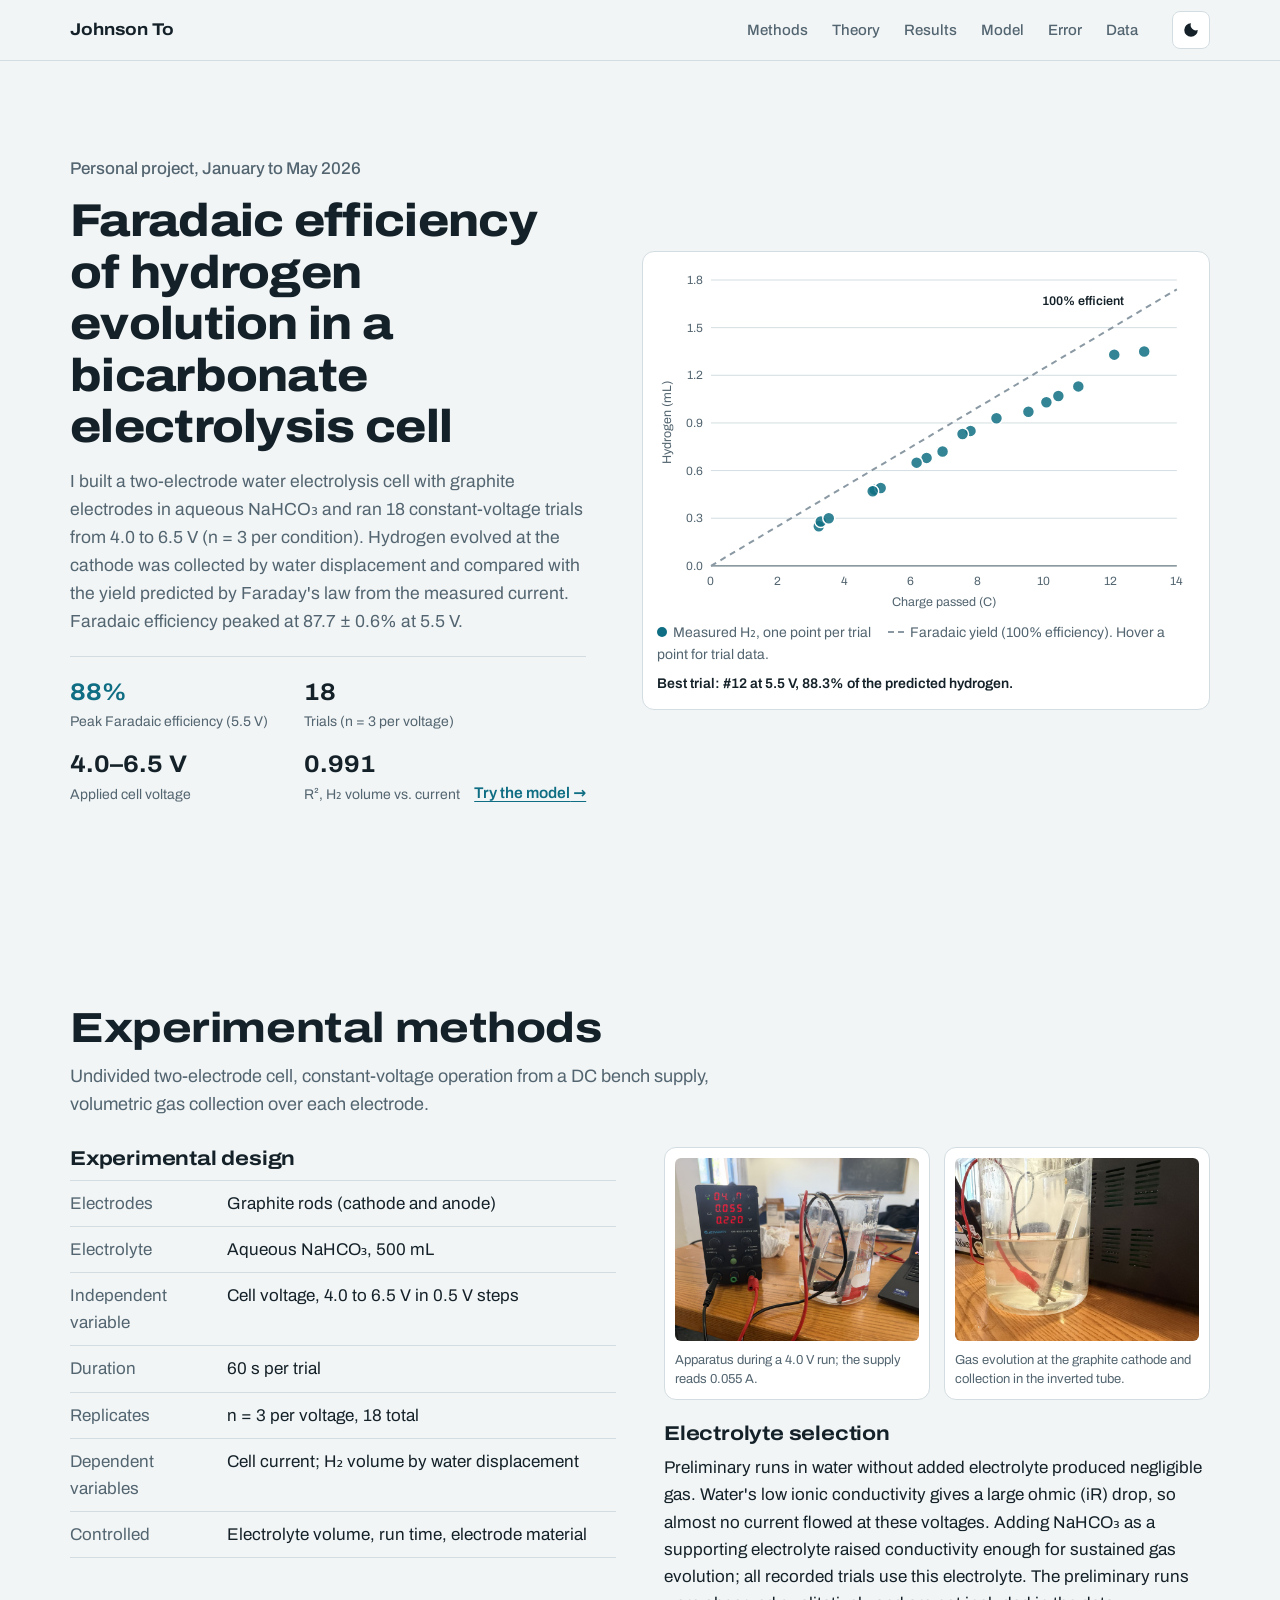
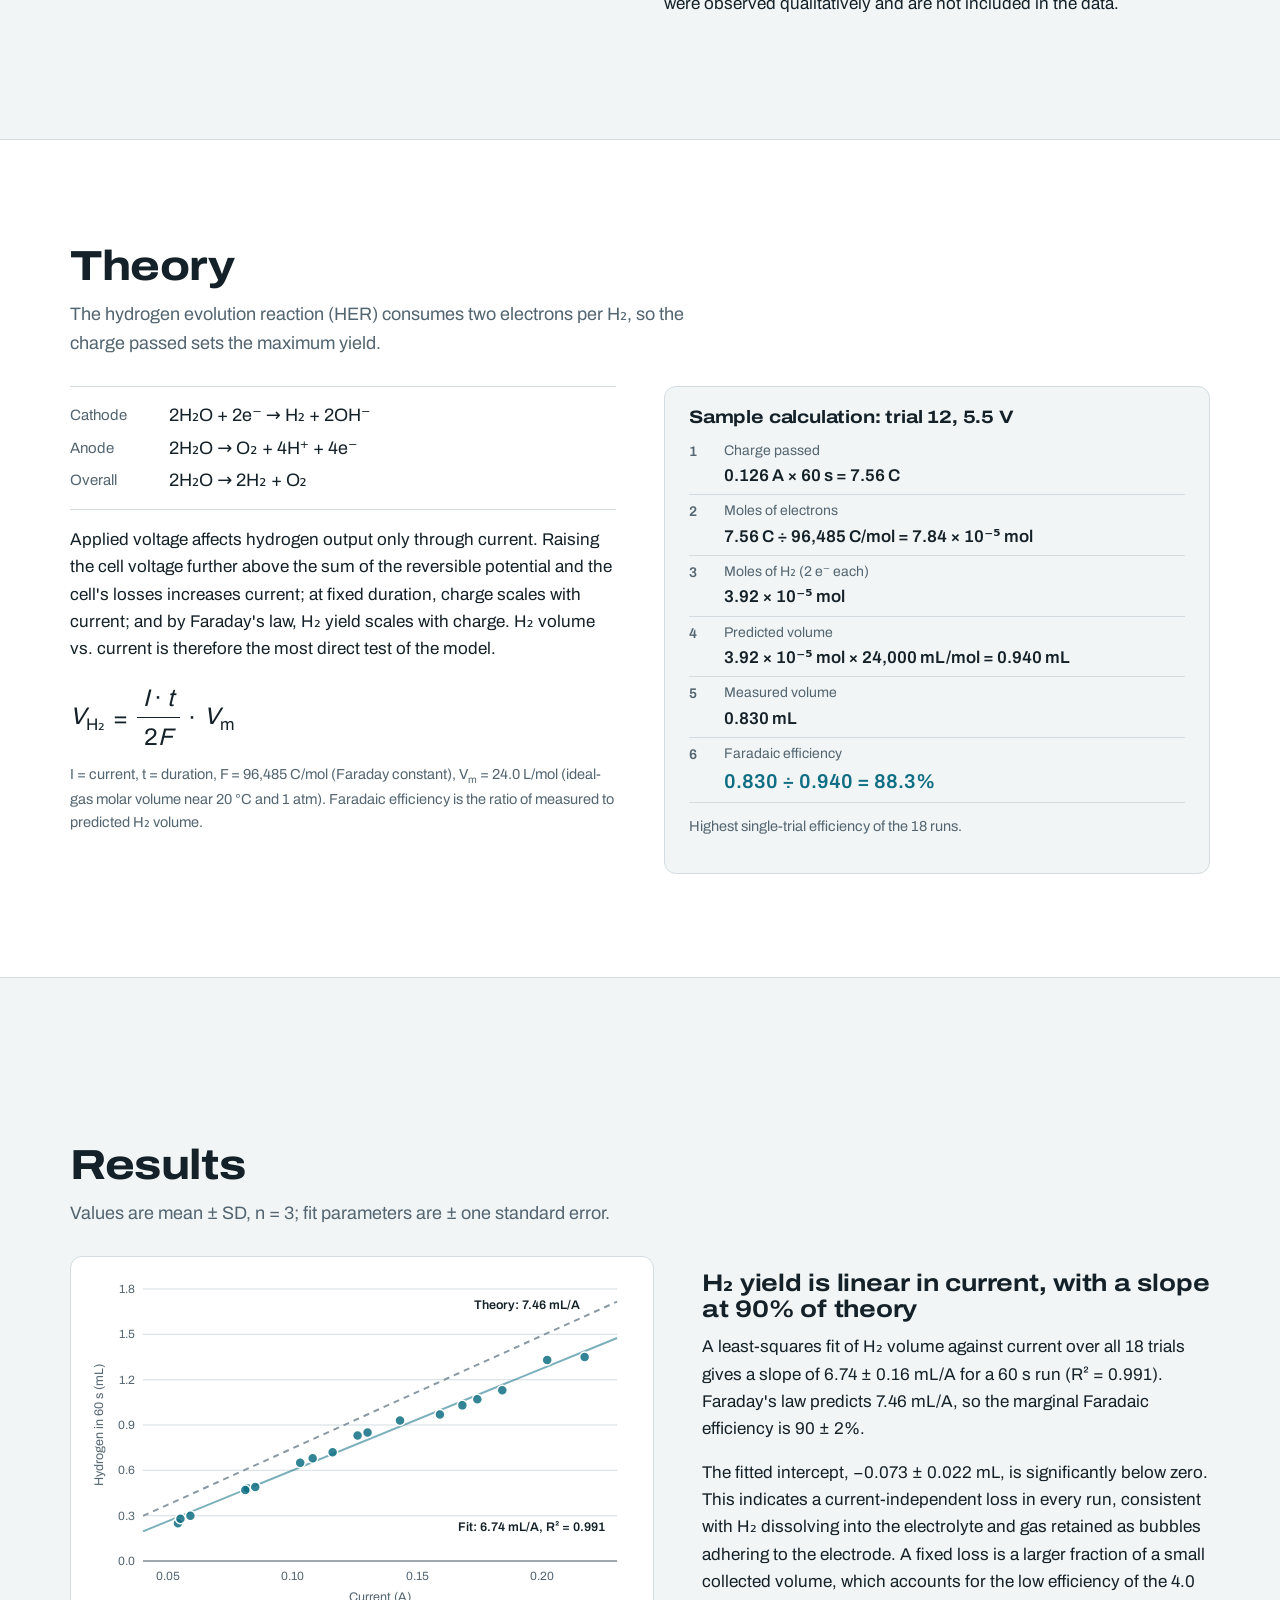
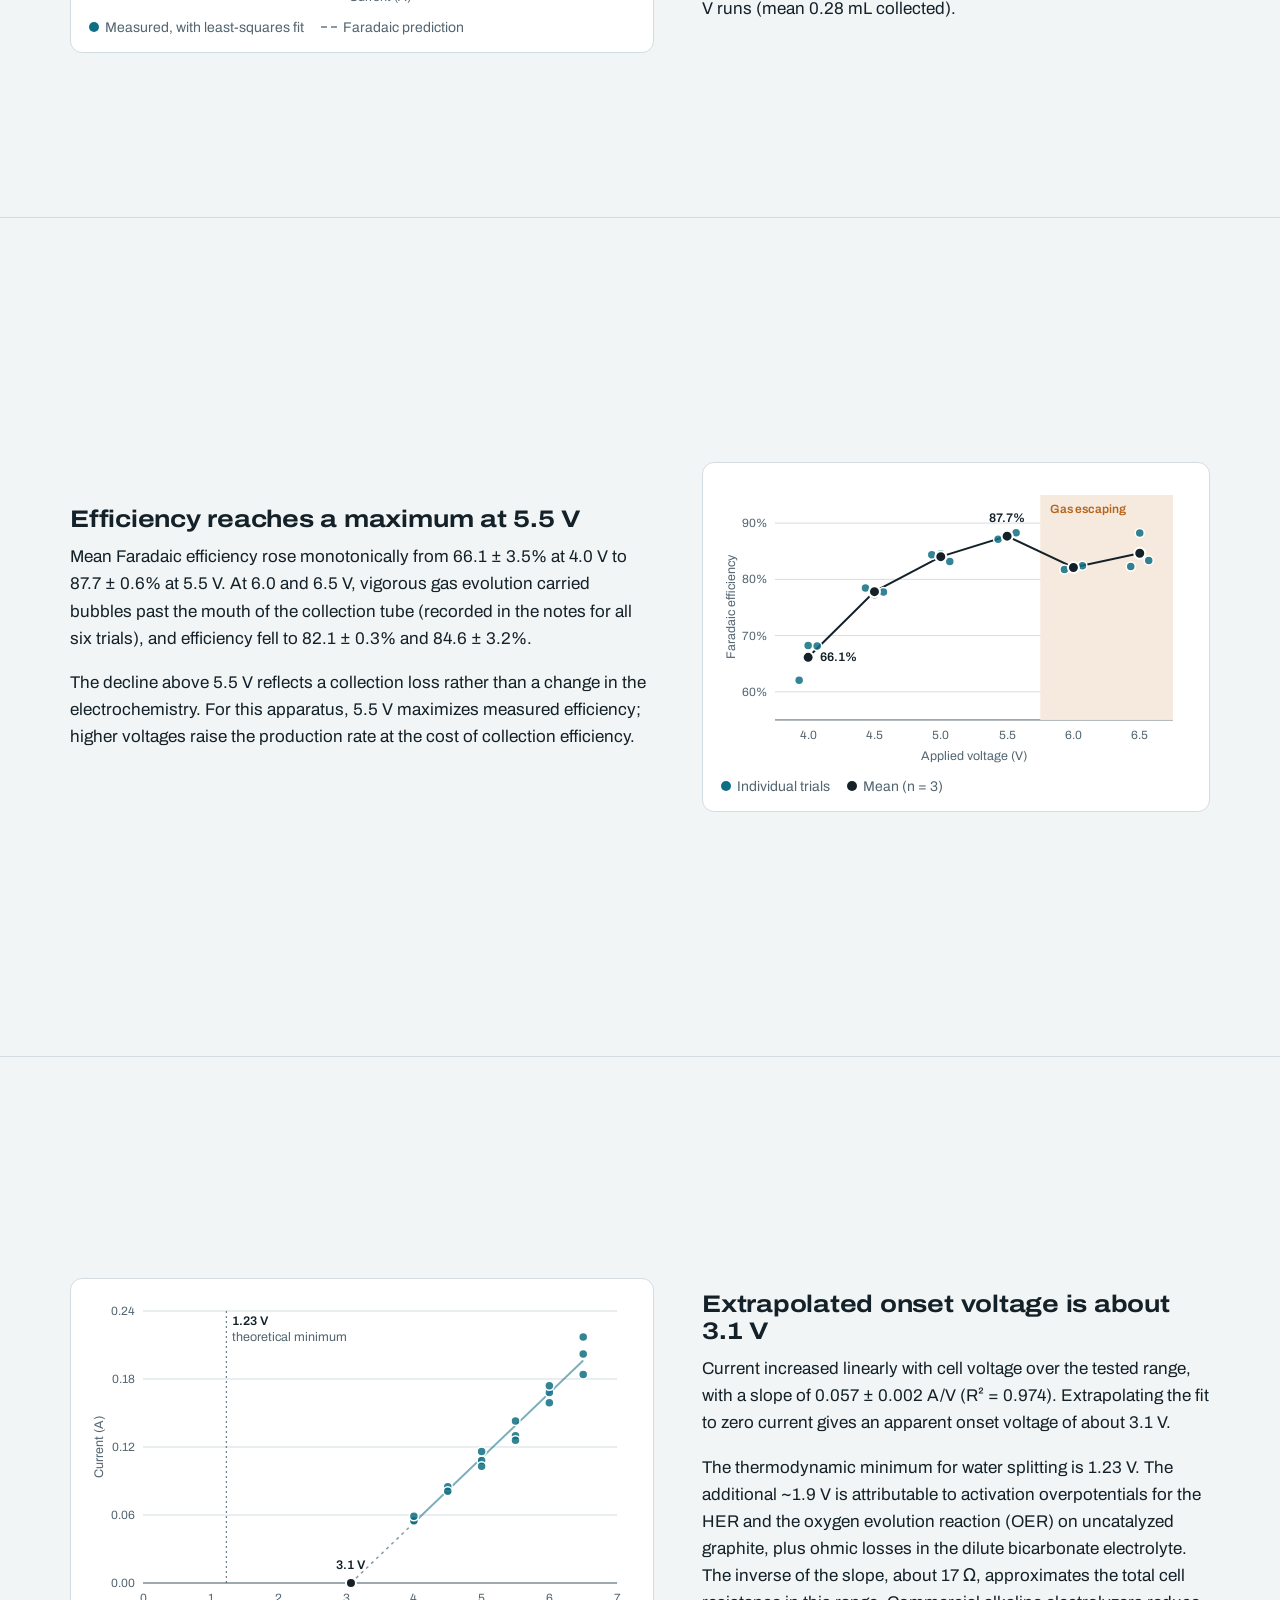
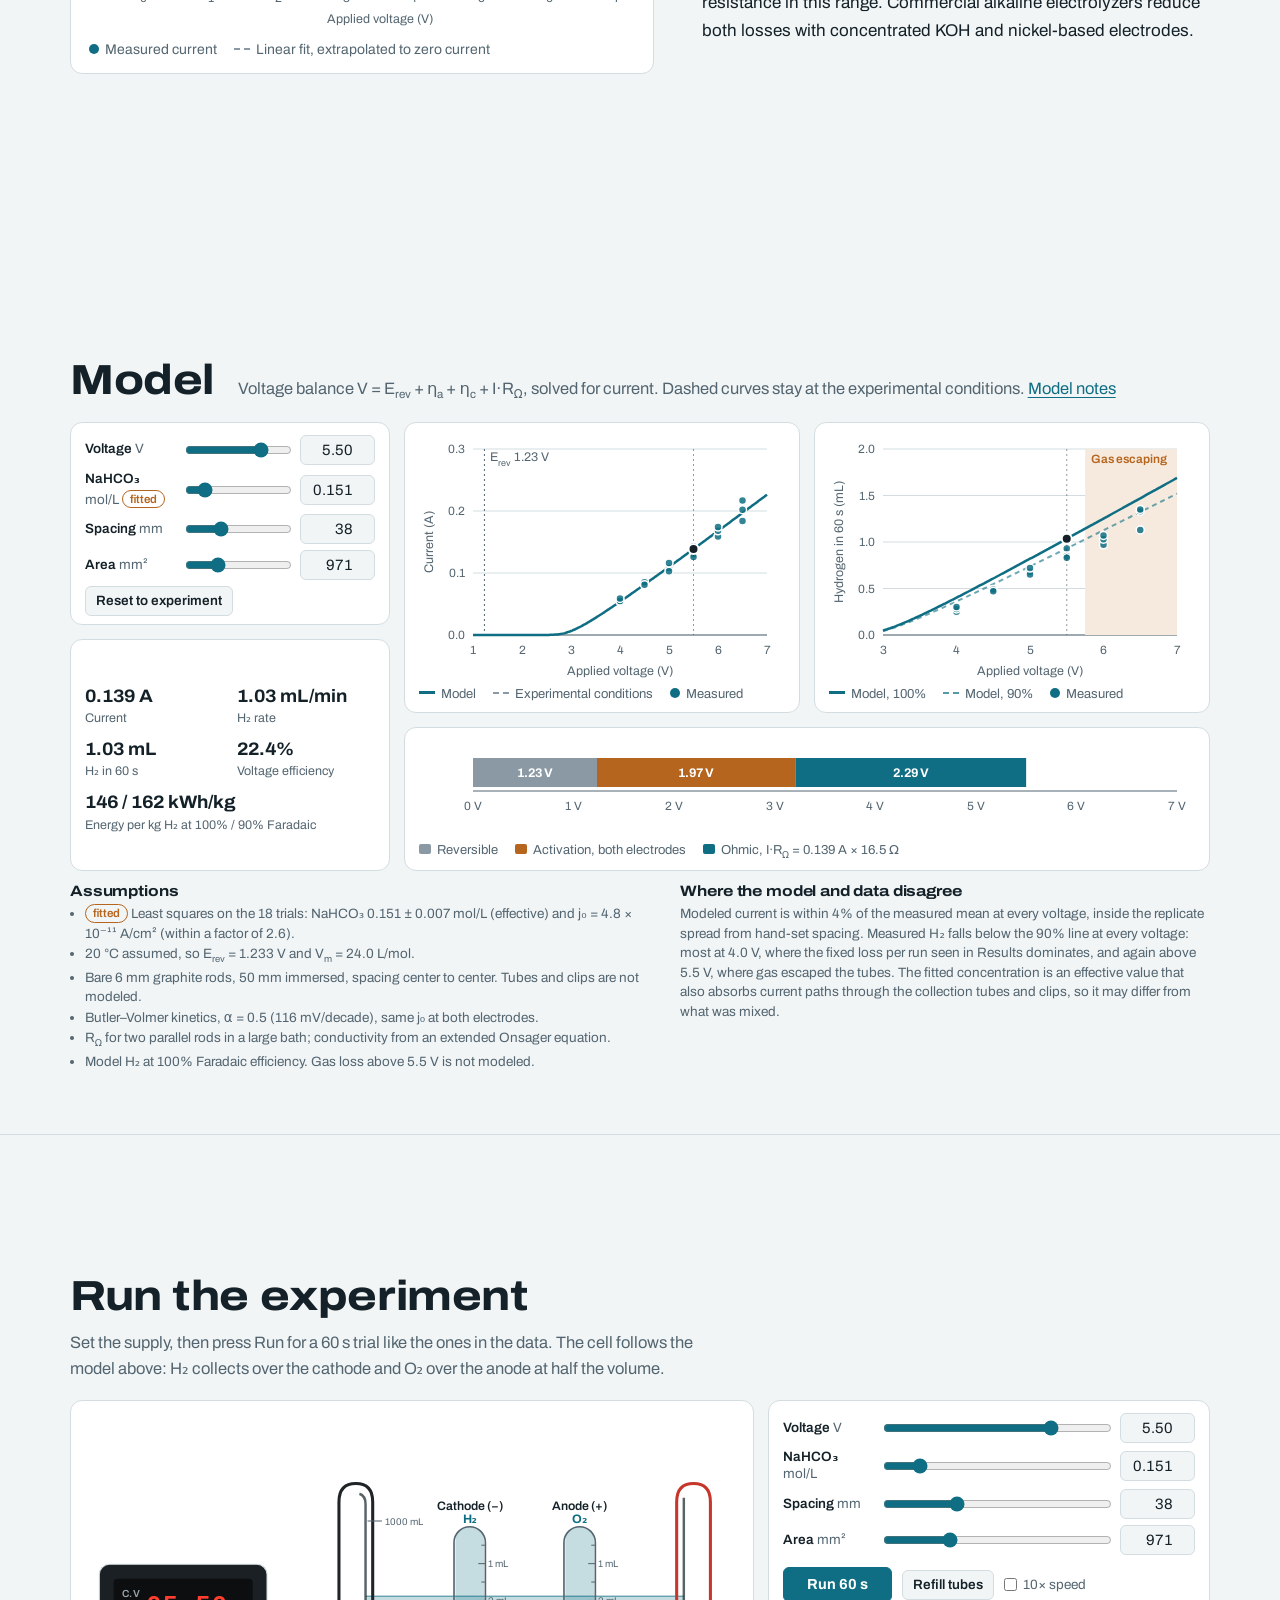
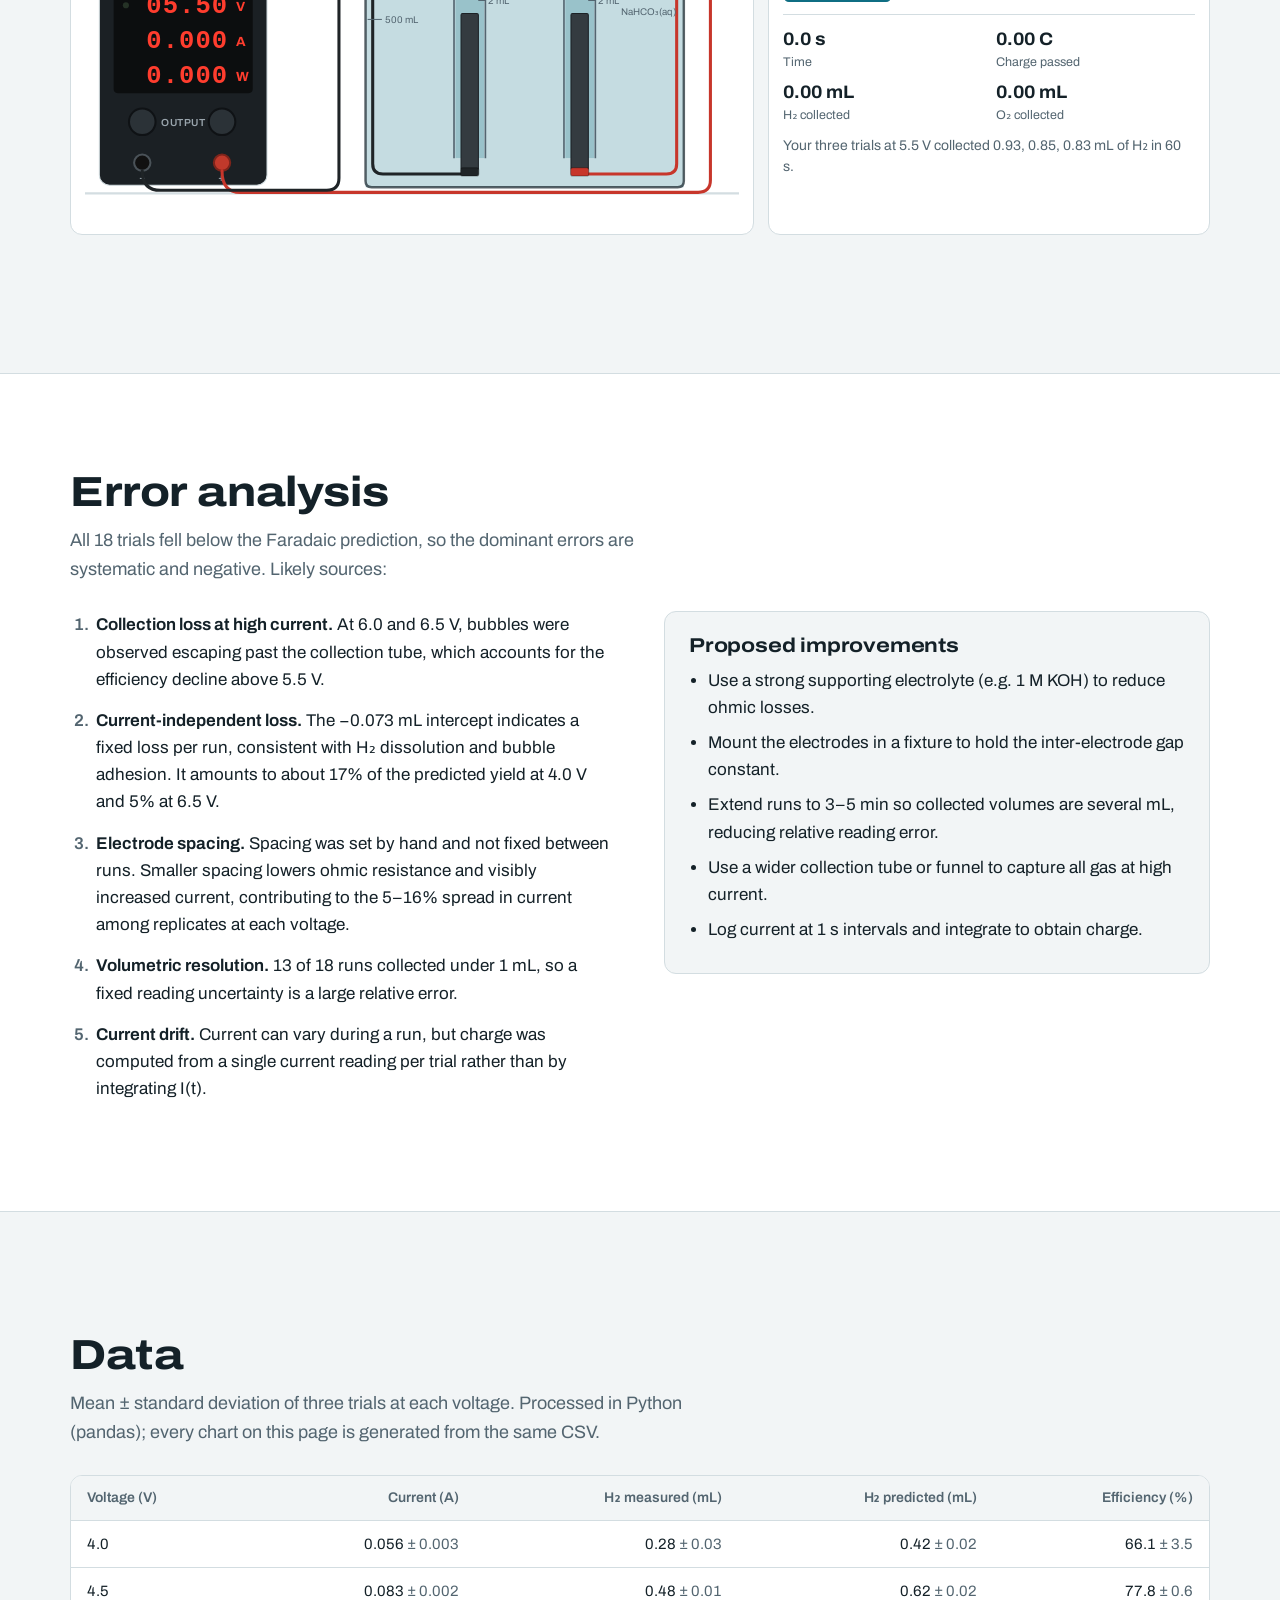
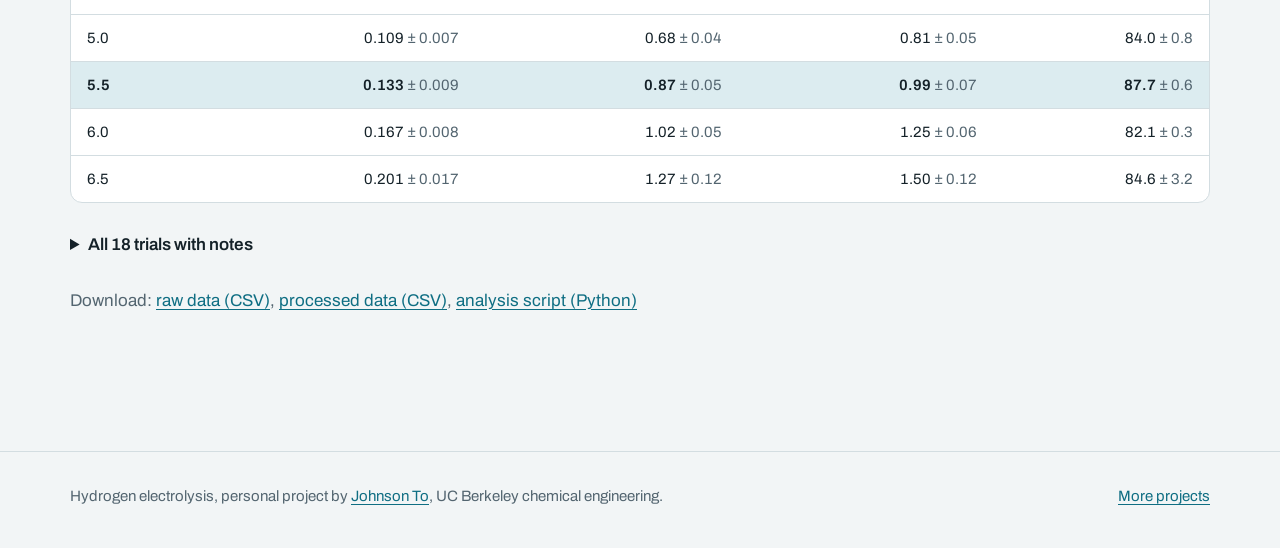
<file: index.html>
<!doctype html>
<html lang="en">
<head>
  <meta charset="utf-8">
  <meta name="viewport" content="width=device-width, initial-scale=1">
  <title>Faradaic Efficiency of Water Electrolysis | Johnson To</title>
  <meta name="description" content="Constant-voltage water electrolysis with graphite electrodes in aqueous NaHCO3: 18 trials from 4.0 to 6.5 V, H2 measured by water displacement and compared with Faraday's law. Peak Faradaic efficiency 87.7% at 5.5 V.">
  <meta property="og:title" content="Faradaic efficiency of water electrolysis">
  <meta property="og:description" content="18 timed trials from 4.0 to 6.5 V. Peak Faradaic efficiency 88% at 5.5 V. Personal project by Johnson To, UC Berkeley chemical engineering.">
  <meta property="og:image" content="https://hydrogen.johnsonto.com/assets/photos/setup.jpg">
  <meta name="twitter:card" content="summary_large_image">
  <link rel="icon" href="data:image/svg+xml,%3Csvg xmlns='http://www.w3.org/2000/svg' viewBox='0 0 64 64'%3E%3Crect width='64' height='64' rx='14' fill='%230f6e83'/%3E%3Ctext x='30' y='42' font-family='Arial,sans-serif' font-size='28' font-weight='700' text-anchor='middle' fill='white'%3EH%3C/text%3E%3Ctext x='44' y='48' font-family='Arial,sans-serif' font-size='16' font-weight='700' text-anchor='middle' fill='white'%3E2%3C/text%3E%3C/svg%3E">
  <script>try{var t=localStorage.getItem('theme');if(t==='dark'||t==='light')document.documentElement.setAttribute('data-theme',t)}catch(e){}</script>
  <link rel="preload" href="fonts/archivo-variable.woff2" as="font" type="font/woff2" crossorigin>
  <link rel="stylesheet" href="styles.css">
</head>
<body>
  <a class="skip" href="#main">Skip to content</a>
  <header class="top">
    <div class="wrap top-row">
      <a class="brand" href="https://johnsonto.com/">Johnson To</a>
      <nav class="nav" aria-label="Sections">
        <a href="#setup">Methods</a>
        <a href="#theory">Theory</a>
        <a href="#results">Results</a>
        <a href="#model">Model</a>
        <a href="#error">Error</a>
        <a href="#data">Data</a>
      </nav>
      <button class="theme" type="button" data-theme-toggle aria-label="Switch to dark theme"><svg viewBox="0 0 24 24" aria-hidden="true"><path d="M12 3a9 9 0 1 0 9 9 7 7 0 0 1-9-9z"/></svg></button>
    </div>
  </header>

  <main id="main">
    <section class="hero page">
      <div class="wrap hero-grid">
        <div class="hero-copy">
          <p class="kicker">Personal project, January to May 2026</p>
          <h1>Faradaic efficiency of hydrogen evolution in a bicarbonate electrolysis cell</h1>
          <p class="lede">I built a two-electrode water electrolysis cell with graphite electrodes in aqueous NaHCO₃ and ran 18 constant-voltage trials from 4.0 to 6.5&nbsp;V (n&nbsp;=&nbsp;3 per condition). Hydrogen evolved at the cathode was collected by water displacement and compared with the yield predicted by Faraday's law from the measured current. Faradaic efficiency peaked at 87.7&nbsp;±&nbsp;0.6% at 5.5&nbsp;V.</p>
          <dl class="stats">
            <div><dt>Peak Faradaic efficiency (5.5 V)</dt><dd>88%</dd></div>
            <div><dt>Trials (n = 3 per voltage)</dt><dd>18</dd></div>
            <div><dt>Applied cell voltage</dt><dd>4.0–6.5 V</dd></div>
            <div><dt>R², H₂ volume vs. current</dt><dd>0.991</dd></div>
          </dl>
          <p class="try"><a href="#model">Try the model</a></p>
        </div>
        <figure class="hero-chart panel">
          <div class="chart" data-chart="charge" role="img" aria-label="Hydrogen collected versus charge passed for all 18 trials, with the Faraday's law line. Every point sits below the line; the gap is smallest around 5.5 volts."></div>
          <figcaption><span class="key key-meas"></span>Measured H₂, one point per trial <span class="key key-theory"></span>Faradaic yield (100% efficiency). Hover a point for trial data.</figcaption>
          <p class="tip" data-tip aria-live="polite"></p>
        </figure>
      </div>
    </section>

    <section class="section page" id="setup" aria-labelledby="setup-h">
      <div class="wrap">
        <div class="section-head">
          <h2 id="setup-h">Experimental methods</h2>
          <p>Undivided two-electrode cell, constant-voltage operation from a DC bench supply, volumetric gas collection over each electrode.</p>
        </div>
        <div class="split split-methods">
          <div class="prose">
            <h3>Experimental design</h3>
            <ul class="specs">
              <li><span>Electrodes</span>Graphite rods (cathode and anode)</li>
              <li><span>Electrolyte</span>Aqueous NaHCO₃, 500 mL</li>
              <li><span>Independent variable</span>Cell voltage, 4.0 to 6.5 V in 0.5 V steps</li>
              <li><span>Duration</span>60 s per trial</li>
              <li><span>Replicates</span>n = 3 per voltage, 18 total</li>
              <li><span>Dependent variables</span>Cell current; H₂ volume by water displacement</li>
              <li><span>Controlled</span>Electrolyte volume, run time, electrode material</li>
            </ul>
          </div>
          <div>
            <div class="photos">
            <figure class="panel"><img src="assets/photos/setup.jpg" width="1600" height="1200" alt="Bench power supply reading 4.0 volts and 0.055 amps, wired with red and black leads to two graphite electrodes in a beaker of electrolyte with inverted collection tubes." loading="lazy"><figcaption>Apparatus during a 4.0 V run; the supply reads 0.055 A.</figcaption></figure>
            <figure class="panel"><img src="assets/photos/collection.jpg" width="1600" height="1200" alt="Close-up of a graphite electrode inside a gas collection tube in the electrolyte, with small bubbles on the electrode surface." loading="lazy"><figcaption>Gas evolution at the graphite cathode and collection in the inverted tube.</figcaption></figure>
            </div>
            <div class="prose">
              <h3>Electrolyte selection</h3>
              <p>Preliminary runs in water without added electrolyte produced negligible gas. Water's low ionic conductivity gives a large ohmic (iR) drop, so almost no current flowed at these voltages. Adding NaHCO₃ as a supporting electrolyte raised conductivity enough for sustained gas evolution; all recorded trials use this electrolyte. The preliminary runs were observed qualitatively and are not included in the data.</p>
            </div>
          </div>
        </div>
      </div>
    </section>

    <section class="section section-alt page" id="theory" aria-labelledby="theory-h">
      <div class="wrap">
        <div class="section-head">
          <h2 id="theory-h">Theory</h2>
          <p>The hydrogen evolution reaction (HER) consumes two electrons per H₂, so the charge passed sets the maximum yield.</p>
        </div>
        <div class="split split-even">
          <div class="prose">
            <div class="eqs">
              <p><span>Cathode</span>2H₂O + 2e⁻ → H₂ + 2OH⁻</p>
              <p><span>Anode</span>2H₂O → O₂ + 4H⁺ + 4e⁻</p>
              <p><span>Overall</span>2H₂O → 2H₂ + O₂</p>
            </div>
            <p>Applied voltage affects hydrogen output only through current. Raising the cell voltage further above the sum of the reversible potential and the cell's losses increases current; at fixed duration, charge scales with current; and by Faraday's law, H₂ yield scales with charge. H₂ volume vs. current is therefore the most direct test of the model.</p>
            <p class="formula"><span><i>V</i><sub>H₂</sub></span><span>=</span><span class="frac"><span><i>I</i> · <i>t</i></span><span>2<i>F</i></span></span><span>·</span><span><i>V</i><sub>m</sub></span></p>
            <p class="small">I = current, t = duration, F = 96,485 C/mol (Faraday constant), V<sub>m</sub> = 24.0 L/mol (ideal-gas molar volume near 20&nbsp;°C and 1&nbsp;atm). Faradaic efficiency is the ratio of measured to predicted H₂ volume.</p>
          </div>
          <div class="worked panel">
            <h3>Sample calculation: trial 12, 5.5 V</h3>
            <ol>
              <li><span>Charge passed</span><b>0.126 A × 60 s = 7.56 C</b></li>
              <li><span>Moles of electrons</span><b>7.56 C ÷ 96,485 C/mol = 7.84 × 10⁻⁵ mol</b></li>
              <li><span>Moles of H₂ (2 e⁻ each)</span><b>3.92 × 10⁻⁵ mol</b></li>
              <li><span>Predicted volume</span><b>3.92 × 10⁻⁵ mol × 24,000 mL/mol = 0.940 mL</b></li>
              <li><span>Measured volume</span><b>0.830 mL</b></li>
              <li class="worked-result"><span>Faradaic efficiency</span><b>0.830 ÷ 0.940 = 88.3%</b></li>
            </ol>
            <p class="small">Highest single-trial efficiency of the 18 runs.</p>
          </div>
        </div>
      </div>
    </section>

    <section class="section page" id="results" aria-labelledby="results-h">
      <div class="wrap">
        <div class="section-head">
          <h2 id="results-h">Results</h2>
          <p>Values are mean ± SD, n = 3; fit parameters are ± one standard error.</p>
        </div>
          <article class="finding">
            <figure class="panel">
              <div class="chart" data-chart="current" role="img" aria-label="Hydrogen volume versus current for 18 trials with a fitted line of slope 6.74 mL per amp and the Faraday line of slope 7.46 mL per amp."></div>
              <figcaption><span class="key key-meas"></span>Measured, with least-squares fit <span class="key key-theory"></span>Faradaic prediction</figcaption>
            </figure>
            <div class="prose">
              <h3>H₂ yield is linear in current, with a slope at 90% of theory</h3>
              <p>A least-squares fit of H₂ volume against current over all 18 trials gives a slope of 6.74 ± 0.16 mL/A for a 60 s run (R² = 0.991). Faraday's law predicts 7.46 mL/A, so the marginal Faradaic efficiency is 90 ± 2%.</p>
              <p>The fitted intercept, −0.073 ± 0.022 mL, is significantly below zero. This indicates a current-independent loss in every run, consistent with H₂ dissolving into the electrolyte and gas retained as bubbles adhering to the electrode. A fixed loss is a larger fraction of a small collected volume, which accounts for the low efficiency of the 4.0 V runs (mean 0.28 mL collected).</p>
            </div>
          </article>
      </div>
    </section>

    <section class="section page page-cont" aria-label="Results: efficiency by voltage">
      <div class="wrap">
          <article class="finding finding-flip">
            <figure class="panel">
              <div class="chart" data-chart="eff" role="img" aria-label="Faradaic efficiency versus voltage. Means: 66.1% at 4.0 V, 77.8% at 4.5 V, 84.0% at 5.0 V, 87.7% at 5.5 V, 82.1% at 6.0 V, 84.6% at 6.5 V. The 6.0 and 6.5 V region is shaded where gas escaped the collection tube."></div>
              <figcaption><span class="key key-meas"></span>Individual trials <span class="key key-mean"></span>Mean (n = 3)</figcaption>
            </figure>
            <div class="prose">
              <h3>Efficiency reaches a maximum at 5.5 V</h3>
              <p>Mean Faradaic efficiency rose monotonically from 66.1 ± 3.5% at 4.0 V to 87.7 ± 0.6% at 5.5 V. At 6.0 and 6.5 V, vigorous gas evolution carried bubbles past the mouth of the collection tube (recorded in the notes for all six trials), and efficiency fell to 82.1 ± 0.3% and 84.6 ± 3.2%.</p>
              <p>The decline above 5.5 V reflects a collection loss rather than a change in the electrochemistry. For this apparatus, 5.5 V maximizes measured efficiency; higher voltages raise the production rate at the cost of collection efficiency.</p>
            </div>
          </article>
      </div>
    </section>

    <section class="section page page-cont" aria-label="Results: onset voltage">
      <div class="wrap">
          <article class="finding">
            <figure class="panel">
              <div class="chart" data-chart="iv" role="img" aria-label="Current versus voltage, linear from 0.056 A at 4.0 V to 0.201 A at 6.5 V. The fitted line extends to zero current at about 3.1 V, compared with the 1.23 V thermodynamic minimum."></div>
              <figcaption><span class="key key-meas"></span>Measured current <span class="key key-theory"></span>Linear fit, extrapolated to zero current</figcaption>
            </figure>
            <div class="prose">
              <h3>Extrapolated onset voltage is about 3.1 V</h3>
              <p>Current increased linearly with cell voltage over the tested range, with a slope of 0.057 ± 0.002 A/V (R² = 0.974). Extrapolating the fit to zero current gives an apparent onset voltage of about 3.1 V.</p>
              <p>The thermodynamic minimum for water splitting is 1.23 V. The additional ~1.9 V is attributable to activation overpotentials for the HER and the oxygen evolution reaction (OER) on uncatalyzed graphite, plus ohmic losses in the dilute bicarbonate electrolyte. The inverse of the slope, about 17 Ω, approximates the total cell resistance in this range. Commercial alkaline electrolyzers reduce both losses with concentrated KOH and nickel-based electrodes.</p>
            </div>
          </article>
      </div>
    </section>

    <section class="section page model" id="model" aria-labelledby="model-h">
      <div class="wrap">
        <div class="section-head">
          <h2 id="model-h">Model</h2>
          <p>Voltage balance V = E<sub>rev</sub> + η<sub>a</sub> + η<sub>c</sub> + I·R<sub>Ω</sub>, solved for current. Dashed curves stay at the experimental conditions. <a href="https://github.com/johnsonto07/hydrogen-electrolyzer-analysis/blob/main/MODEL_NOTES.md">Model notes</a></p>
        </div>
        <div class="model-grid">
          <div class="model-side">
          <form class="model-controls panel" data-model-form onsubmit="return false">
            <div class="ctl">
              <label for="m-V">Voltage <span class="unit">V</span></label>
              <input type="range" id="m-V-r" min="1" max="7" step="0.05" aria-label="Applied voltage slider">
              <input type="number" id="m-V" min="1" max="7" step="0.05" inputmode="decimal">
            </div>
            <div class="ctl">
              <label for="m-c">NaHCO₃ <span class="unit">mol/L</span> <span class="tag">fitted</span></label>
              <input type="range" id="m-c-r" min="0.02" max="1" step="0.001" aria-label="NaHCO3 concentration slider">
              <input type="number" id="m-c" min="0.02" max="1" step="0.001" inputmode="decimal">
            </div>
            <div class="ctl">
              <label for="m-s">Spacing <span class="unit">mm</span></label>
              <input type="range" id="m-s-r" min="10" max="100" step="1" aria-label="Electrode spacing slider">
              <input type="number" id="m-s" min="10" max="100" step="1" inputmode="decimal">
            </div>
            <div class="ctl">
              <label for="m-A">Area <span class="unit">mm²</span></label>
              <input type="range" id="m-A-r" min="200" max="3000" step="1" aria-label="Electrode area slider">
              <input type="number" id="m-A" min="200" max="3000" step="1" inputmode="decimal">
            </div>
            <button type="button" class="reset" data-model-reset>Reset to experiment</button>
          </form>
          <div class="model-readout panel">
            <dl class="model-out" aria-live="polite">
              <div><dt>Current</dt><dd data-out="I">–</dd></div>
              <div><dt>H₂ rate</dt><dd data-out="rate">–</dd></div>
              <div><dt>H₂ in 60 s</dt><dd data-out="vol">–</dd></div>
              <div><dt>Voltage efficiency</dt><dd data-out="veff">–</dd></div>
              <div class="wide"><dt>Energy per kg H₂ at 100% / 90% Faradaic</dt><dd data-out="energy">–</dd></div>
            </dl>
          </div>
          </div>
          <figure class="panel m-iv">
            <div class="chart" data-chart="m-iv" role="img" aria-label="Modeled current versus applied voltage with the 18 measured trials plotted on top."></div>
            <figcaption><span class="key key-model"></span>Model <span class="key key-theory"></span>Experimental conditions <span class="key key-meas"></span>Measured</figcaption>
          </figure>
          <figure class="panel m-h2">
            <div class="chart" data-chart="m-h2" role="img" aria-label="Hydrogen volume in 60 seconds versus applied voltage: model at 100 and 90 percent Faradaic efficiency, with measured trials."></div>
            <figcaption><span class="key key-model"></span>Model, 100% <span class="key key-model90"></span>Model, 90% <span class="key key-meas"></span>Measured</figcaption>
          </figure>
          <figure class="panel m-bar">
            <div class="chart" data-chart="m-bar" role="img" aria-label="Breakdown of the applied voltage into reversible voltage, activation overpotential, and ohmic loss."></div>
            <figcaption data-bar-cap><span class="key key-sw key-rev"></span>Reversible <span class="key key-sw key-act"></span>Activation (both electrodes) <span class="key key-sw key-ohm"></span>Ohmic (I·R<sub>Ω</sub>)</figcaption>
          </figure>
        </div>
        <div class="model-notes">
          <div>
            <h3>Assumptions</h3>
            <ul>
              <li data-fitted><span class="tag">fitted</span> Fitting to the measured trials…</li>
              <li>20 °C assumed, so E<sub>rev</sub> = 1.233 V and V<sub>m</sub> = 24.0 L/mol.</li>
              <li>Bare 6 mm graphite rods, 50 mm immersed, spacing center to center. Tubes and clips are not modeled.</li>
              <li>Butler–Volmer kinetics, α = 0.5 (116 mV/decade), same j₀ at both electrodes.</li>
              <li>R<sub>Ω</sub> for two parallel rods in a large bath; conductivity from an extended Onsager equation.</li>
              <li>Model H₂ at 100% Faradaic efficiency. Gas loss above 5.5 V is not modeled.</li>
            </ul>
          </div>
          <div>
            <h3>Where the model and data disagree</h3>
            <p data-disagree>Modeled current is within <span data-fill="maxdev">–</span> of the measured mean at every voltage, inside the replicate spread from hand-set spacing. Measured H₂ falls below the 90% line at every voltage: most at 4.0 V, where the fixed loss per run seen in Results dominates, and again above 5.5 V, where gas escaped the tubes. The fitted concentration is an effective value that also absorbs current paths through the collection tubes and clips, so it may differ from what was mixed.</p>
          </div>
        </div>
      </div>
    </section>

    <section class="section page page-cont lab" id="lab" aria-labelledby="lab-h">
      <div class="wrap">
        <div class="section-head">
          <h2 id="lab-h">Run the experiment</h2>
          <p>Set the supply, then press Run for a 60 s trial like the ones in the data. The cell follows the model above: H₂ collects over the cathode and O₂ over the anode at half the volume.</p>
        </div>
        <div class="lab-grid">
          <figure class="panel lab-scene">
            <div data-lab-scene role="img" aria-label="Animated electrolysis apparatus: bench power supply wired to two graphite rods inside inverted collection tubes in a beaker of electrolyte. Gas collects at the top of each tube during a run."></div>
          </figure>
          <div class="lab-side panel">
            <form class="lab-controls" onsubmit="return false">
              <div class="ctl">
                <label for="x-V">Voltage <span class="unit">V</span></label>
                <input type="range" id="x-V-r" min="1" max="7" step="0.05" aria-label="Applied voltage slider">
                <input type="number" id="x-V" min="1" max="7" step="0.05" inputmode="decimal">
              </div>
              <div class="ctl">
                <label for="x-c">NaHCO₃ <span class="unit">mol/L</span></label>
                <input type="range" id="x-c-r" min="0.02" max="1" step="0.001" aria-label="NaHCO3 concentration slider">
                <input type="number" id="x-c" min="0.02" max="1" step="0.001" inputmode="decimal">
              </div>
              <div class="ctl">
                <label for="x-s">Spacing <span class="unit">mm</span></label>
                <input type="range" id="x-s-r" min="10" max="100" step="1" aria-label="Electrode spacing slider">
                <input type="number" id="x-s" min="10" max="100" step="1" inputmode="decimal">
              </div>
              <div class="ctl">
                <label for="x-A">Area <span class="unit">mm²</span></label>
                <input type="range" id="x-A-r" min="200" max="3000" step="1" aria-label="Electrode area slider">
                <input type="number" id="x-A" min="200" max="3000" step="1" inputmode="decimal">
              </div>
            </form>
            <div class="lab-buttons">
              <button type="button" class="run" data-lab-run>Run 60 s</button>
              <button type="button" class="reset" data-lab-empty>Refill tubes</button>
              <label class="speed"><input type="checkbox" data-lab-fast> 10× speed</label>
            </div>
            <dl class="model-out lab-out" aria-live="off">
              <div><dt>Time</dt><dd data-lab="t">0.0 s</dd></div>
              <div><dt>Charge passed</dt><dd data-lab="q">0.00 C</dd></div>
              <div><dt>H₂ collected</dt><dd data-lab="h2">0.00 mL</dd></div>
              <div><dt>O₂ collected</dt><dd data-lab="o2">0.00 mL</dd></div>
            </dl>
            <p class="lab-compare" data-lab-compare aria-live="polite"></p>
          </div>
        </div>
      </div>
    </section>

    <section class="section section-alt page" id="error" aria-labelledby="error-h">
      <div class="wrap">
        <div class="section-head">
          <h2 id="error-h">Error analysis</h2>
          <p>All 18 trials fell below the Faradaic prediction, so the dominant errors are systematic and negative. Likely sources:</p>
        </div>
        <div class="split split-even">
          <ol class="errors">
            <li><b>Collection loss at high current.</b> At 6.0 and 6.5 V, bubbles were observed escaping past the collection tube, which accounts for the efficiency decline above 5.5 V.</li>
            <li><b>Current-independent loss.</b> The −0.073 mL intercept indicates a fixed loss per run, consistent with H₂ dissolution and bubble adhesion. It amounts to about 17% of the predicted yield at 4.0 V and 5% at 6.5 V.</li>
            <li><b>Electrode spacing.</b> Spacing was set by hand and not fixed between runs. Smaller spacing lowers ohmic resistance and visibly increased current, contributing to the 5–16% spread in current among replicates at each voltage.</li>
            <li><b>Volumetric resolution.</b> 13 of 18 runs collected under 1 mL, so a fixed reading uncertainty is a large relative error.</li>
            <li><b>Current drift.</b> Current can vary during a run, but charge was computed from a single current reading per trial rather than by integrating I(t).</li>
          </ol>
          <div class="prose next">
            <h3>Proposed improvements</h3>
            <ul>
              <li>Use a strong supporting electrolyte (e.g. 1 M KOH) to reduce ohmic losses.</li>
              <li>Mount the electrodes in a fixture to hold the inter-electrode gap constant.</li>
              <li>Extend runs to 3–5 min so collected volumes are several mL, reducing relative reading error.</li>
              <li>Use a wider collection tube or funnel to capture all gas at high current.</li>
              <li>Log current at 1 s intervals and integrate to obtain charge.</li>
            </ul>
          </div>
        </div>
      </div>
    </section>

    <section class="section page" id="data" aria-labelledby="data-h">
      <div class="wrap">
        <div class="section-head">
          <h2 id="data-h">Data</h2>
          <p>Mean ± standard deviation of three trials at each voltage. Processed in Python (pandas); every chart on this page is generated from the same CSV.</p>
        </div>
        <div class="table-wrap">
          <table class="data" data-summary>
            <caption class="sr">Summary by voltage</caption>
            <thead><tr><th scope="col">Voltage (V)</th><th scope="col">Current (A)</th><th scope="col">H₂ measured (mL)</th><th scope="col">H₂ predicted (mL)</th><th scope="col">Efficiency (%)</th></tr></thead>
            <tbody><tr><td colspan="5">Loading data…</td></tr></tbody>
          </table>
        </div>
        <details class="raw">
          <summary>All 18 trials with notes</summary>
          <div class="table-wrap">
            <table class="data" data-raw>
              <caption class="sr">All trials</caption>
              <thead><tr><th scope="col">Trial</th><th scope="col">Voltage (V)</th><th scope="col">Current (A)</th><th scope="col">H₂ (mL)</th><th scope="col">Predicted (mL)</th><th scope="col">Efficiency (%)</th><th scope="col">Notes</th></tr></thead>
              <tbody></tbody>
            </table>
          </div>
        </details>
        <p class="downloads">Download: <a href="data/electrolysis_data.csv" download>raw data (CSV)</a>, <a href="data/electrolysis_data_processed.csv" download>processed data (CSV)</a>, <a href="analysis.py">analysis script (Python)</a></p>
      </div>
    </section>
  </main>

  <footer class="foot">
    <div class="wrap foot-row">
      <p>Hydrogen electrolysis, personal project by <a href="https://johnsonto.com/">Johnson To</a>, UC Berkeley chemical engineering.</p>
      <p><a href="https://johnsonto.com/projects.html">More projects</a></p>
    </div>
  </footer>

  <script src="script.js"></script>
  <script src="model.js"></script>
  <script src="model-ui.js"></script>
  <script src="lab.js"></script>
</body>
</html>
</file>
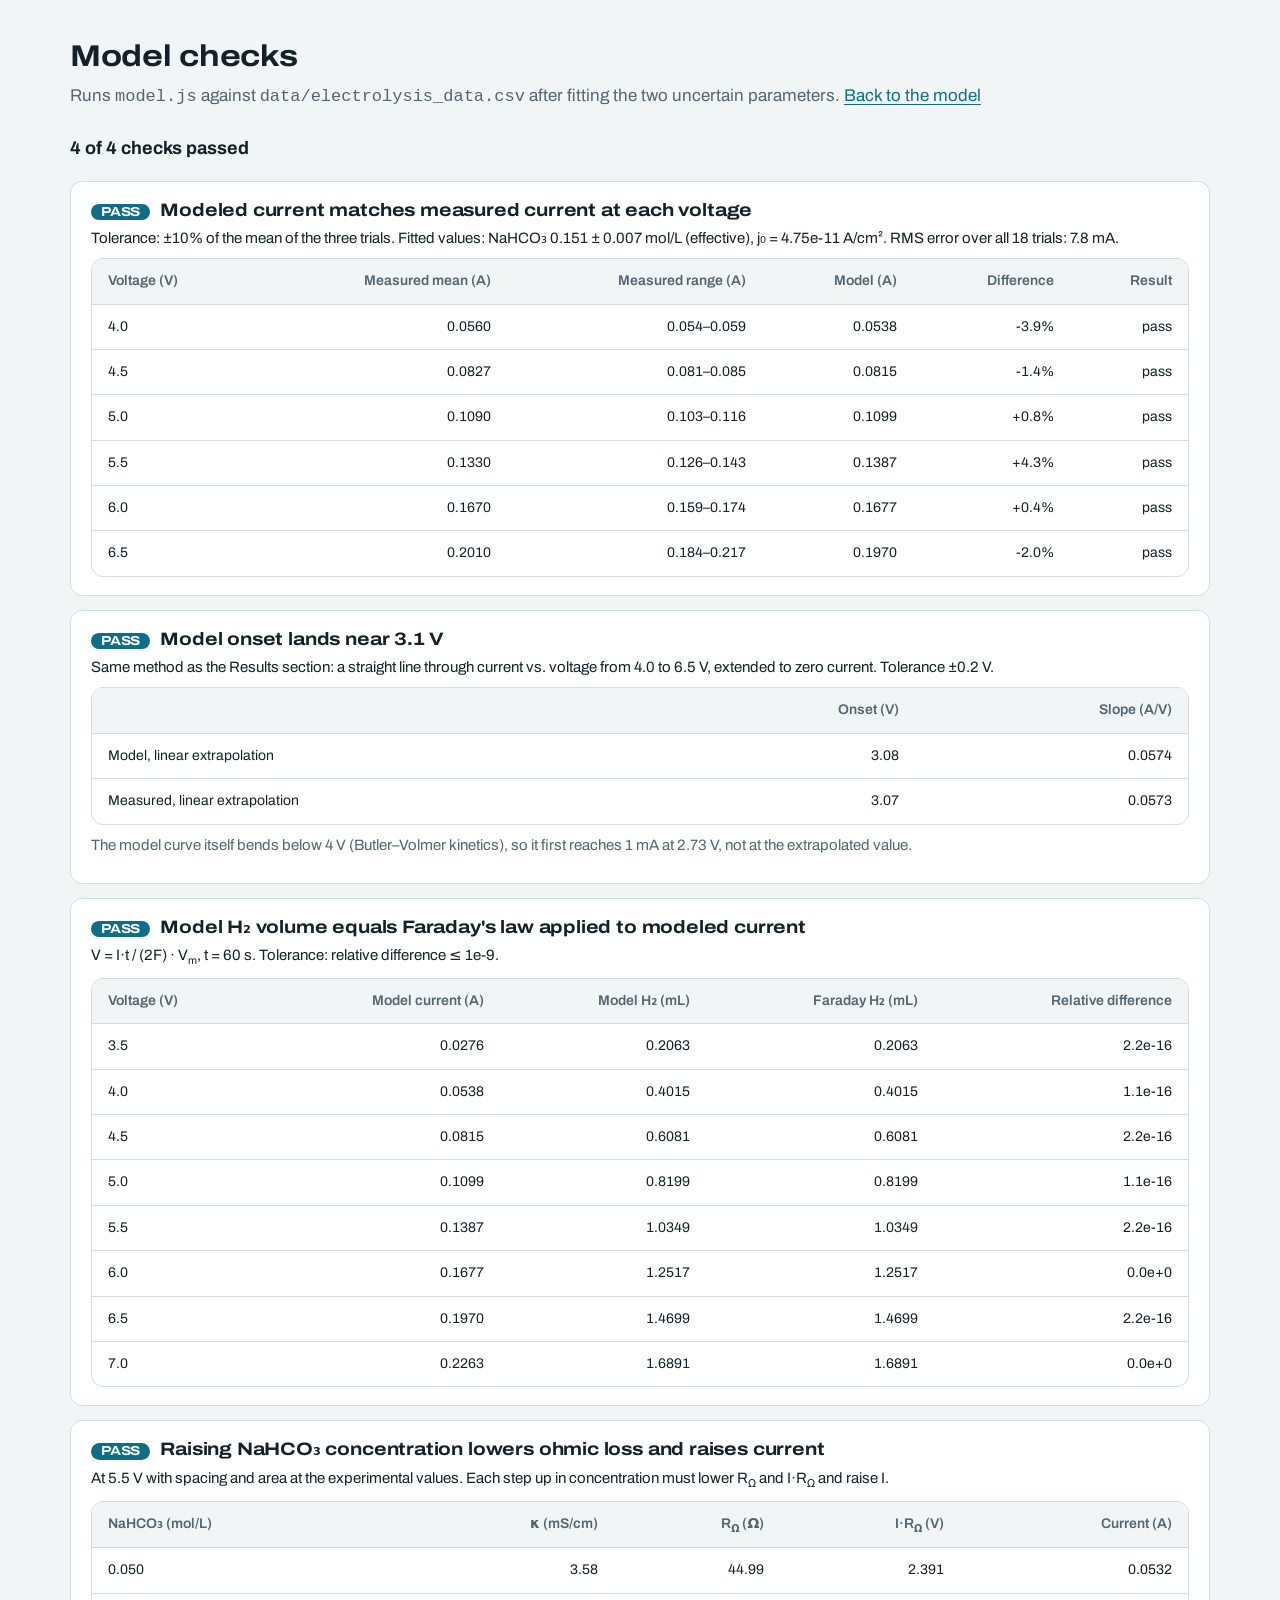
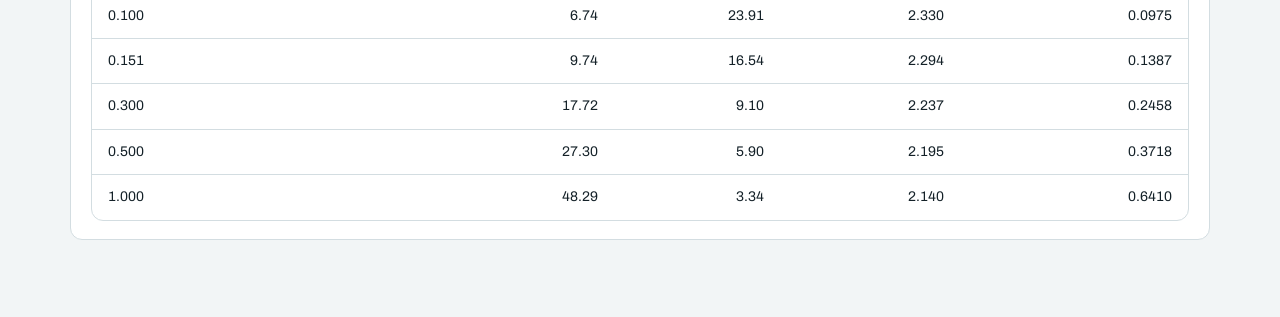
<file: test.html>
<!doctype html>
<html lang="en">
<head>
  <meta charset="utf-8">
  <meta name="viewport" content="width=device-width, initial-scale=1">
  <title>Model Checks | Hydrogen Electrolysis</title>
  <meta name="robots" content="noindex">
  <link rel="stylesheet" href="styles.css">
  <style>
    main { padding: 40px 0 64px; }
    h1 { font-size: 30px; margin-bottom: 8px; }
    .lead { color: var(--muted); margin-bottom: 24px; }
    .check { background: var(--surface); border: 1px solid var(--line); border-radius: 12px; padding: 18px 20px; margin-bottom: 14px; }
    .check h2 { font-size: 18px; margin: 0 0 6px; display: flex; gap: 10px; align-items: baseline; flex-wrap: wrap; }
    .badge { font-size: 13px; font-weight: 700; border-radius: 999px; padding: 1px 10px; color: var(--surface); }
    .pass { background: var(--h2); } .fail { background: var(--warn); }
    .check p { margin: 0 0 8px; font-size: 15px; }
    .check table.data { font-size: 14px; }
    .check .table-wrap { margin-top: 8px; }
    .summary { font-size: 18px; font-weight: 700; margin-bottom: 18px; }
  </style>
</head>
<body>
  <main class="wrap">
    <h1>Model checks</h1>
    <p class="lead">Runs <code>model.js</code> against <code>data/electrolysis_data.csv</code> after fitting the two uncertain parameters. <a href="index.html#model">Back to the model</a></p>
    <p class="summary" data-summary>Running…</p>
    <div data-results></div>
  </main>
  <script src="model.js"></script>
  <script>
  (function () {
    var M = window.H2Model;
    var TOL_CURRENT = 0.10;   // modeled vs. mean measured current, relative, at each voltage
    var ONSET_TARGET = 3.1;   // V, the apparent onset the site reports
    var TOL_ONSET = 0.2;      // V
    var TOL_FARADAY = 1e-9;   // relative

    function parseCsv(text) {
      var lines = text.replace(/^﻿/, '').trim().split(/\r?\n/);
      var head = lines[0].split(',').map(function (h) { return h.trim(); });
      return lines.slice(1).map(function (line) { var v = line.split(','), r = {}; head.forEach(function (h, i) { r[h] = (v[i] || '').trim(); }); return r; });
    }
    function f(v, d) { return v.toFixed(d); }
    function table(head, rows) {
      return '<div class="table-wrap"><table class="data"><thead><tr>' + head.map(function (h) { return '<th>' + h + '</th>'; }).join('') +
        '</tr></thead><tbody>' + rows.map(function (r) { return '<tr>' + r.map(function (c) { return '<td>' + c + '</td>'; }).join('') + '</tr>'; }).join('') + '</tbody></table></div>';
    }
    var results = [];
    function report(name, pass, body) { results.push({ name: name, pass: pass, body: body }); }

    fetch('data/electrolysis_data.csv').then(function (r) { return r.text(); }).then(function (text) {
      var trials = parseCsv(text).map(function (r) { return { V: parseFloat(r['Voltage (V)']), I: parseFloat(r['Current (A)']) }; })
        .filter(function (t) { return isFinite(t.V) && isFinite(t.I); });
      var fit = M.fit(trials);

      /* 1. Current at each voltage */
      var volts = []; trials.forEach(function (t) { if (volts.indexOf(t.V) < 0) volts.push(t.V); }); volts.sort(function (a, b) { return a - b; });
      var rows = [], ok1 = true;
      volts.forEach(function (v) {
        var g = trials.filter(function (t) { return t.V === v; });
        var mean = g.reduce(function (a, t) { return a + t.I; }, 0) / g.length;
        var lo = Math.min.apply(null, g.map(function (t) { return t.I; })), hi = Math.max.apply(null, g.map(function (t) { return t.I; }));
        var I = M.solve({ V: v }).I, dev = I / mean - 1, pass = Math.abs(dev) <= TOL_CURRENT;
        ok1 = ok1 && pass;
        rows.push([f(v, 1), f(mean, 4), f(lo, 3) + '–' + f(hi, 3), f(I, 4), (dev >= 0 ? '+' : '') + f(dev * 100, 1) + '%', pass ? 'pass' : 'FAIL']);
      });
      report('Modeled current matches measured current at each voltage', ok1,
        '<p>Tolerance: ±' + (TOL_CURRENT * 100) + '% of the mean of the three trials. Fitted values: NaHCO₃ ' + f(fit.cEff, 3) + ' ± ' + f(fit.cEffSE, 3) +
        ' mol/L (effective), j₀ = ' + fit.j0.toExponential(2) + ' A/cm². RMS error over all 18 trials: ' + f(fit.rmsA * 1000, 1) + ' mA.</p>' +
        table(['Voltage (V)', 'Measured mean (A)', 'Measured range (A)', 'Model (A)', 'Difference', 'Result'], rows));

      /* 2. Onset */
      var pts = []; for (var v = 4; v <= 6.5 + 1e-9; v += 0.05) pts.push({ V: v, I: M.solve({ V: v }).I });
      var on = M.linearOnset(pts), onMeas = M.linearOnset(trials);
      var firstMa = 0; for (v = 1.3; v < 7; v += 0.01) { if (M.solve({ V: v }).I >= 1e-3) { firstMa = v; break; } }
      var ok2 = Math.abs(on.onsetV - ONSET_TARGET) <= TOL_ONSET;
      report('Model onset lands near 3.1 V', ok2,
        '<p>Same method as the Results section: a straight line through current vs. voltage from 4.0 to 6.5 V, extended to zero current. Tolerance ±' + TOL_ONSET + ' V.</p>' +
        table(['', 'Onset (V)', 'Slope (A/V)'], [
          ['Model, linear extrapolation', f(on.onsetV, 2), f(on.slope, 4)],
          ['Measured, linear extrapolation', f(onMeas.onsetV, 2), f(onMeas.slope, 4)]
        ]) + '<p class="small" style="margin-top:8px">The model curve itself bends below 4 V (Butler–Volmer kinetics), so it first reaches 1 mA at ' + f(firstMa, 2) + ' V, not at the extrapolated value.</p>');

      /* 3. Faraday consistency */
      var worst = 0, rows3 = [];
      [3.5, 4, 4.5, 5, 5.5, 6, 6.5, 7].forEach(function (v) {
        var s = M.solve({ V: v }), fv = M.faradayVolume(s.I, s.tS), rel = fv > 0 ? Math.abs(s.volMl / fv - 1) : Math.abs(s.volMl);
        worst = Math.max(worst, rel);
        rows3.push([f(v, 1), f(s.I, 4), f(s.volMl, 4), f(fv, 4), rel.toExponential(1)]);
      });
      report('Model H₂ volume equals Faraday\'s law applied to modeled current', worst <= TOL_FARADAY,
        '<p>V = I·t / (2F) · V<sub>m</sub>, t = 60 s. Tolerance: relative difference ≤ ' + TOL_FARADAY.toExponential(0) + '.</p>' +
        table(['Voltage (V)', 'Model current (A)', 'Model H₂ (mL)', 'Faraday H₂ (mL)', 'Relative difference'], rows3));

      /* 4. Concentration effect */
      var cs = [0.05, 0.1, fit.cEff, 0.3, 0.5, 1.0], ok4 = true, prev = null, rows4 = [];
      cs.forEach(function (c) {
        var s = M.solve({ V: 5.5, c: c });
        if (prev) ok4 = ok4 && s.ohmic < prev.ohmic && s.I > prev.I && s.R < prev.R;
        rows4.push([f(c, 3), f(s.kappa * 10, 2), f(s.R, 2), f(s.ohmic, 3), f(s.I, 4)]);
        prev = s;
      });
      report('Raising NaHCO₃ concentration lowers ohmic loss and raises current', ok4,
        '<p>At 5.5 V with spacing and area at the experimental values. Each step up in concentration must lower R<sub>Ω</sub> and I·R<sub>Ω</sub> and raise I.</p>' +
        table(['NaHCO₃ (mol/L)', 'κ (mS/cm)', 'R<sub>Ω</sub> (Ω)', 'I·R<sub>Ω</sub> (V)', 'Current (A)'], rows4));

      var nPass = results.filter(function (r) { return r.pass; }).length;
      document.querySelector('[data-summary]').textContent = nPass + ' of ' + results.length + ' checks passed';
      document.querySelector('[data-results]').innerHTML = results.map(function (r) {
        return '<section class="check" data-check="' + (r.pass ? 'pass' : 'fail') + '"><h2><span class="badge ' + (r.pass ? 'pass">PASS' : 'fail">FAIL') + '</span>' + r.name + '</h2>' + r.body + '</section>';
      }).join('');
      window.__checks = results.map(function (r) { return { name: r.name, pass: r.pass }; });
    }).catch(function (e) {
      document.querySelector('[data-summary]').textContent = 'Could not load the data file: ' + e;
    });
  })();
  </script>
</body>
</html>
</file>
<file: styles.css>
/* Hydrogen electrolysis project site */

@font-face {
  font-family: "Archivo";
  src: url("fonts/archivo-variable.woff2") format("woff2-variations"), url("fonts/archivo-variable.woff2") format("woff2");
  font-weight: 100 900;
  font-stretch: 62% 125%;
  font-style: normal;
  font-display: swap;
}

:root {
  --bg: #f2f5f6;
  --surface: #ffffff;
  --ink: #142128;
  --muted: #536570;
  --line: #d3dde1;
  --h2: #0f6e83;
  --h2-soft: #dcecf0;
  --theory: #8a99a3;
  --warn: #b5651d;
  --warn-soft: #f6eadf;
  --focus: #0f6e83;
  color-scheme: light;
}
@media (prefers-color-scheme: dark) {
  :root:not([data-theme="light"]) {
    --bg: #0f1619; --surface: #162026; --ink: #e3ebee; --muted: #9bb0ba; --line: #283840;
    --h2: #5cc3d8; --h2-soft: #183039; --theory: #6f828c; --warn: #e2a066; --warn-soft: #33261b; --focus: #5cc3d8;
    color-scheme: dark;
  }
}
:root[data-theme="dark"] {
  --bg: #0f1619; --surface: #162026; --ink: #e3ebee; --muted: #9bb0ba; --line: #283840;
  --h2: #5cc3d8; --h2-soft: #183039; --theory: #6f828c; --warn: #e2a066; --warn-soft: #33261b; --focus: #5cc3d8;
  color-scheme: dark;
}

*, *::before, *::after { box-sizing: border-box; }
html { scroll-behavior: smooth; scroll-padding-top: 76px; -webkit-text-size-adjust: 100%; }
@media (prefers-reduced-motion: reduce) { html { scroll-behavior: auto; } }
body { margin: 0; background: var(--bg); color: var(--ink); font-family: "Archivo", system-ui, -apple-system, "Segoe UI", sans-serif; font-size: 17px; line-height: 1.6; }
img { display: block; max-width: 100%; height: auto; }
a { color: var(--h2); text-underline-offset: 3px; }
a:hover { text-decoration-thickness: 2px; }
:focus-visible { outline: 3px solid var(--focus); outline-offset: 3px; border-radius: 4px; }
h1, h2, h3 { line-height: 1.12; margin: 0; font-variation-settings: "wdth" 116; letter-spacing: -.01em; }
p { margin: 0 0 1em; }
sub { font-size: .7em; }

.wrap { width: min(1140px, 100% - 32px); margin-inline: auto; }
.skip { position: absolute; left: -9999px; top: 8px; background: var(--surface); padding: 8px 12px; z-index: 10; }
.skip:focus { left: 8px; }
.sr { position: absolute; width: 1px; height: 1px; overflow: hidden; clip: rect(0 0 0 0); white-space: nowrap; }

/* Header */
.top { position: sticky; top: 0; z-index: 5; background: color-mix(in srgb, var(--bg) 88%, transparent); backdrop-filter: blur(10px); -webkit-backdrop-filter: blur(10px); border-bottom: 1px solid var(--line); }
.top-row { display: flex; align-items: center; gap: 24px; min-height: 60px; }
.brand { color: var(--ink); text-decoration: none; font-weight: 700; font-variation-settings: "wdth" 112; white-space: nowrap; }
.nav { display: flex; gap: 4px; margin-left: auto; }
.nav a { color: var(--muted); text-decoration: none; font-size: 15px; font-weight: 500; padding: 6px 10px; border-radius: 6px; white-space: nowrap; }
.nav a:hover { color: var(--ink); background: var(--surface); }
.theme { flex: none; width: 38px; height: 38px; display: grid; place-items: center; border: 1px solid var(--line); background: var(--surface); color: var(--ink); border-radius: 8px; cursor: pointer; }
.theme svg { width: 18px; height: 18px; fill: currentColor; }

/* Hero */
.hero { padding: 64px 0 80px; }
.hero-grid { display: grid; grid-template-columns: 1fr 1.1fr; gap: 56px; align-items: center; }
.kicker { color: var(--muted); font-weight: 500; margin-bottom: 14px; }
.hero h1 { font-size: clamp(30px, 3.7vw, 46px); font-weight: 800; font-variation-settings: "wdth" 110; letter-spacing: -.015em; margin-bottom: 20px; max-width: 22ch; }
.lede { font-size: 19px; color: var(--muted); max-width: 52ch; }
.stats { display: grid; grid-template-columns: repeat(2, max-content); gap: 18px 48px; margin: 28px 0 0; padding: 22px 0 0; border-top: 1px solid var(--line); }
.stats div { display: flex; flex-direction: column-reverse; }
.stats dt { font-size: 14px; color: var(--muted); }
.stats dd { margin: 0; font-size: 28px; font-weight: 700; font-variation-settings: "wdth" 108; font-variant-numeric: tabular-nums; white-space: nowrap; }
.stats div:first-child dd { color: var(--h2); }
.hero-chart { position: relative; padding: 20px 20px 14px; }
.tip { min-height: 1.5em; margin: 6px 0 0; font-size: 14px; font-weight: 600; font-variant-numeric: tabular-nums; }

/* Sections */
.section { padding: 88px 0; }
.section-alt { background: var(--surface); border-block: 1px solid var(--line); }
.section-alt .panel { background: var(--bg); }
.section-head { margin-bottom: 40px; max-width: 64ch; }
.section-head h2 { font-size: clamp(30px, 3.6vw, 42px); font-weight: 750; margin-bottom: 10px; }
.section-head p { color: var(--muted); font-size: 18px; margin: 0; }

.split { display: grid; grid-template-columns: 1.1fr 1fr; gap: 48px; align-items: start; }
.split-even { grid-template-columns: 1fr 1fr; }
.prose { max-width: 60ch; }
.prose h3 { font-size: 20px; margin: 0 0 10px; }
.prose ul + h3, .prose p + h3 { margin-top: 30px; }
.small { font-size: 14.5px; color: var(--muted); }

.panel { margin: 0; background: var(--surface); border: 1px solid var(--line); border-radius: 12px; padding: 14px; }
.panel img { border-radius: 6px; }
.panel figcaption { font-size: 14px; color: var(--muted); margin-top: 10px; }
.photos { display: grid; grid-template-columns: 1fr 1fr; gap: 14px; align-content: start; }
.photos .panel { padding: 10px; }
.photos img { aspect-ratio: 4 / 3; object-fit: cover; width: 100%; }
.photos figcaption { font-size: 13px; line-height: 1.45; }
.split-methods { grid-template-columns: 1fr 1fr; }
.split-methods .photos { margin-bottom: 22px; }

.specs { list-style: none; padding: 0; margin: 0; border-top: 1px solid var(--line); }
.specs li { display: grid; grid-template-columns: 8.5em 1fr; gap: 12px; padding: 9px 0; border-bottom: 1px solid var(--line); }
.specs span { color: var(--muted); }

/* Theory */
.eqs { margin: 0 0 24px; padding: 16px 0; border-block: 1px solid var(--line); }
.eqs p { display: grid; grid-template-columns: 5.5em 1fr; margin: 4px 0; font-size: 18px; }
.eqs span { color: var(--muted); font-size: 15px; padding-top: 2px; }
.formula { font-size: 24px; margin: 26px 0 10px; display: flex; align-items: center; gap: .35em; }
.formula i { font-style: italic; font-variation-settings: "wdth" 100; }
.frac { display: inline-flex; flex-direction: column; text-align: center; vertical-align: middle; }
.frac > span:first-child { border-bottom: 1.5px solid currentColor; padding: 0 .25em; }
.frac > span:last-child { padding: 0 .25em; }
.worked { padding: 24px; }
.worked h3 { font-size: 18px; margin-bottom: 14px; }
.worked ol { list-style: none; margin: 0 0 12px; padding: 0; counter-reset: s; }
.worked li { counter-increment: s; display: grid; grid-template-columns: 1.6em 1fr; column-gap: 8px; padding: 9px 0; border-bottom: 1px solid var(--line); }
.worked li::before { content: counter(s); grid-row: span 2; color: var(--muted); font-weight: 600; font-size: 14px; padding-top: 1px; }
.worked li span { font-size: 14px; color: var(--muted); }
.worked li b { font-weight: 600; font-variant-numeric: tabular-nums; }
.worked-result b { color: var(--h2); font-size: 20px; }

/* Findings */
.finding h3 { font-size: 24px; }
.page-cont { border-top: 1px solid var(--line); }
.finding { display: grid; grid-template-columns: 1.15fr 1fr; gap: 48px; align-items: center; }
.finding-flip > figure { order: 2; }
.finding .panel { padding: 18px 18px 12px; }

/* Chart */
.chart svg { width: 100%; height: auto; display: block; overflow: visible; font-family: inherit; }
.chart .grid { stroke: var(--line); }
.chart .axis { stroke: var(--muted); }
.chart .tick { fill: var(--muted); font-size: 12px; }
.chart .alab { fill: var(--muted); font-size: 12.5px; }
.chart .theory { fill: none; stroke: var(--theory); stroke-width: 2; stroke-dasharray: 6 5; }
.chart .fit { fill: none; stroke: var(--h2); stroke-width: 2; opacity: .55; }
.chart .ext { fill: none; stroke: var(--theory); stroke-width: 1.5; stroke-dasharray: 3 4; }
.chart .pt { fill: var(--h2); fill-opacity: .85; stroke: var(--surface); stroke-width: 1.5; cursor: pointer; }
.section-alt .chart .pt, .section-alt .chart .mean { stroke: var(--bg); }
.chart .pt:hover, .chart .pt:focus { fill-opacity: 1; stroke: var(--ink); outline: none; }
.chart .mean { fill: var(--ink); stroke: var(--surface); stroke-width: 2; }
.chart .meanline { fill: none; stroke: var(--ink); stroke-width: 2; }
.chart .zone { fill: var(--warn-soft); }
.chart .zlab { fill: var(--warn); font-size: 12px; font-weight: 600; }
.chart .note { fill: var(--ink); font-size: 12.5px; font-weight: 600; }
.chart .marker { stroke: var(--muted); stroke-width: 1; stroke-dasharray: 2 3; }
.key { display: inline-block; width: 16px; height: 0; margin: 0 6px 3px 0; vertical-align: middle; }
.key + .key, figcaption .key:not(:first-child) { margin-left: 14px; }
.key-meas { width: 10px; height: 10px; border-radius: 50%; background: var(--h2); }
.key-theory { border-top: 2px dashed var(--theory); }
.key-mean { width: 10px; height: 10px; border-radius: 50%; background: var(--ink); }

/* Hero link to the model */
.try { margin: 14px 0 0; font-weight: 600; }
@media (min-width: 1200px) {
  .hero-copy { position: relative; }
  .try { position: absolute; right: 0; bottom: 0; margin: 0; font-size: 15.5px; white-space: nowrap; }
  .stats { column-gap: 36px; }
}
.try a::after { content: " →"; }

/* Model */
.model .section-head { max-width: none; }
.model .section-head p { font-size: 16.5px; }
.model-grid { display: grid; grid-template-columns: minmax(280px, 320px) 1fr 1fr; grid-template-areas: "ctl iv h2" "ctl bar bar"; gap: 14px; align-items: stretch; }
.model-side { grid-area: ctl; display: flex; flex-direction: column; gap: 14px; }
.model-controls { display: flex; flex-direction: column; gap: 6px; }
.model-readout { flex: 1; display: flex; align-items: center; }
.m-iv { grid-area: iv; } .m-h2 { grid-area: h2; } .m-bar { grid-area: bar; display: flex; flex-direction: column; justify-content: center; }
.model .panel { padding: 12px 14px 8px; }
.model .panel figcaption { margin-top: 4px; font-size: 13px; line-height: 1.5; }
.ctl { display: grid; grid-template-columns: 5.4em 1fr 4.4em; column-gap: 8px; align-items: center; }
.ctl label { font-size: 13.5px; font-weight: 600; line-height: 1.25; }
.ctl .tag { margin-top: 2px; }
.ctl .unit { color: var(--muted); font-weight: 400; }
.ctl input[type="range"] { width: 100%; margin: 0; accent-color: var(--h2); min-height: 28px; }
.ctl input[type="number"] { width: 100%; font: inherit; font-size: 15px; font-variant-numeric: tabular-nums; text-align: right; color: var(--ink); background: var(--bg); border: 1px solid var(--line); border-radius: 6px; padding: 2px 6px; }
.tag { display: inline-block; font-size: 11.5px; font-weight: 600; line-height: 1.45; color: var(--warn); border: 1px solid currentColor; border-radius: 999px; padding: 0 7px; vertical-align: 1px; }
.model-out { display: grid; grid-template-columns: 1fr 1fr; gap: 8px 14px; margin: 0; width: 100%; }
.model-out div { display: flex; flex-direction: column-reverse; }
.model-out .wide { grid-column: span 2; }
.model-out dt { font-size: 12.5px; color: var(--muted); line-height: 1.3; }
.model-out dd { margin: 0; font-size: 18px; font-weight: 700; font-variation-settings: "wdth" 106; font-variant-numeric: tabular-nums; }
.reset { align-self: flex-start; font: inherit; font-size: 13.5px; font-weight: 600; color: var(--ink); background: var(--bg); border: 1px solid var(--line); border-radius: 6px; padding: 3px 10px; cursor: pointer; }
.reset:hover { border-color: var(--muted); }
.chart .model { fill: none; stroke: var(--h2); stroke-width: 2.5; }
.chart .model90 { fill: none; stroke: var(--h2); stroke-width: 2; stroke-dasharray: 5 4; opacity: .6; }
.chart .sel { stroke: var(--ink); stroke-width: 1; stroke-dasharray: 2 3; opacity: .45; }
.chart .seg-rev { fill: var(--theory); }
.chart .seg-act { fill: var(--warn); }
.chart .seg-ohm { fill: var(--h2); }
.chart .seglab { fill: var(--surface); font-size: 12.5px; font-weight: 700; font-variant-numeric: tabular-nums; }
.key-model { border-top: 3px solid var(--h2); }
.key-model90 { border-top: 2px dashed var(--h2); opacity: .7; }
.key-sw { width: 12px; height: 10px; border-radius: 2px; }
.nw { white-space: nowrap; }
.nw + .nw .key { margin-left: 14px; }
.key-rev { background: var(--theory); } .key-act { background: var(--warn); } .key-ohm { background: var(--h2); }
.model-notes { display: grid; grid-template-columns: 1.1fr 1fr; gap: 28px; margin-top: 12px; font-size: 13.5px; line-height: 1.45; color: var(--muted); }
.model-notes h3 { font-size: 15px; color: var(--ink); margin: 0 0 4px; }
.model-notes ul { margin: 0; padding-left: 1.1em; }
.model-notes li { margin-bottom: 1px; }
.model-notes p { margin: 0; }

/* Run the experiment */
.lab { --graphite: #343b40; --graphite-edge: #1c2125; --wire-neg: #1f2427; --wire-pos: #c7362b; }
@media (prefers-color-scheme: dark) { :root:not([data-theme="light"]) .lab { --graphite: #4b555c; --graphite-edge: #6f7d86; --wire-neg: #7d8a93; --wire-pos: #e2584c; } }
:root[data-theme="dark"] .lab { --graphite: #4b555c; --graphite-edge: #6f7d86; --wire-neg: #7d8a93; --wire-pos: #e2584c; }
.lab .section-head p { font-size: 16.5px; }
.lab-grid { display: grid; grid-template-columns: 1.55fr 1fr; gap: 14px; align-items: stretch; }
.lab .panel { padding: 12px 14px; }
.lab-scene { display: flex; align-items: center; justify-content: center; }
.lab-scene > div { width: 100%; }
.lab-svg { display: block; width: 100%; height: auto; font-family: inherit; }
.lab-side { display: flex; flex-direction: column; gap: 12px; }
.lab-controls { display: flex; flex-direction: column; gap: 6px; }
.lab-buttons { display: flex; flex-wrap: wrap; align-items: center; gap: 8px 10px; }
.run { font: inherit; font-size: 14.5px; font-weight: 700; color: var(--surface); background: var(--h2); border: 1px solid var(--h2); border-radius: 6px; padding: 5px 18px; cursor: pointer; min-width: 7.5em; }
.run:hover { filter: brightness(1.08); }
.lab-buttons .reset { align-self: auto; }
.speed { font-size: 13.5px; color: var(--muted); display: inline-flex; align-items: center; gap: 6px; cursor: pointer; }
.speed input { accent-color: var(--h2); margin: 0; }
.lab-out { padding-top: 10px; border-top: 1px solid var(--line); }
.lab-compare { margin: 0; font-size: 14px; line-height: 1.5; color: var(--muted); min-height: 4.5em; }
.lab-svg .bench { stroke: var(--line); stroke-width: 2; }
.lab-svg .psu-body { fill: #1b2024; stroke: var(--line); }
.lab-svg .psu-lcd { fill: #0c0e0f; }
.lab-svg .seg { fill: #ff3d2e; font-family: ui-monospace, "SF Mono", Menlo, Consolas, monospace; font-size: 25px; font-weight: 700; letter-spacing: 1px; }
.lab-svg .seg-u { fill: #ff3d2e; font-size: 13px; font-weight: 700; }
.lab-svg .psu-lab { fill: #9aa5ad; font-size: 10px; font-weight: 600; letter-spacing: .5px; }
.lab-svg .led { fill: #253226; }
.lab-svg .led-on { fill: #3ddc5c; }
.lab-svg .knob { fill: #2b3237; stroke: #0f1215; stroke-width: 2; }
.lab-svg .term-neg { fill: #111; stroke: #4a5258; stroke-width: 2; }
.lab-svg .term-pos { fill: #c0392b; stroke: #7d241b; stroke-width: 2; }
.lab-svg .liquid { fill: color-mix(in srgb, var(--h2) 24%, transparent); }
.lab-svg .meniscus { stroke: var(--h2); stroke-width: 1.5; opacity: .55; }
.lab-svg .gas { fill: var(--surface); }
.lab-svg .gas-line { stroke: var(--h2); stroke-width: 1.4; }
.lab-svg .glass { fill: none; stroke: var(--muted); stroke-width: 2; stroke-linejoin: round; }
.lab-svg .beaker { stroke: var(--ink); stroke-width: 2.4; opacity: .7; }
.lab-svg .tube { stroke-width: 1.6; }
.lab-svg .rod { fill: var(--graphite); stroke: var(--graphite-edge); stroke-width: 1; }
.lab-svg .clip { stroke: rgba(0,0,0,.35); stroke-width: 1; }
.lab-svg .clip-neg { fill: var(--wire-neg); }
.lab-svg .clip-pos { fill: var(--wire-pos); }
.lab-svg .wire { fill: none; stroke-width: 3; stroke-linecap: round; stroke-linejoin: round; }
.lab-svg .wire-neg { stroke: var(--wire-neg); }
.lab-svg .wire-pos { stroke: var(--wire-pos); }
.lab-svg .grad { stroke: var(--muted); stroke-width: 1; }
.lab-svg .grad-t { fill: var(--muted); font-size: 9.5px; }
.lab-svg .elab { fill: var(--ink); font-size: 12px; font-weight: 600; }
.lab-svg .elab-g { fill: var(--h2); font-size: 12px; font-weight: 700; }
.lab-svg .bub { fill: var(--surface); fill-opacity: .9; stroke: var(--h2); stroke-width: .8; }

/* Error analysis */
.errors { margin: 0; padding: 0 0 0 1.3em; }
.errors li { padding: 0 0 14px 4px; }
.errors li::marker { color: var(--muted); font-weight: 600; }
.errors b { font-weight: 650; }
.next { background: var(--bg); border: 1px solid var(--line); border-radius: 12px; padding: 22px 24px; }
.next ul { margin: 0; padding-left: 1.1em; }
.next li { margin-bottom: 8px; }

/* Data */
.table-wrap { overflow-x: auto; border: 1px solid var(--line); border-radius: 12px; background: var(--surface); }
table.data { width: 100%; border-collapse: collapse; font-size: 15px; font-variant-numeric: tabular-nums; }
.data th, .data td { padding: 11px 16px; text-align: right; border-bottom: 1px solid var(--line); white-space: nowrap; }
.data th { font-weight: 600; color: var(--muted); font-size: 14px; background: var(--bg); }
.data th:first-child, .data td:first-child { text-align: left; }
.data td.note { text-align: left; white-space: normal; min-width: 18em; color: var(--muted); }
.data tbody tr:last-child td { border-bottom: 0; }
.data .pm { color: var(--muted); font-weight: 400; }
.data tr.best td { background: var(--h2-soft); font-weight: 600; }
.raw { margin-top: 20px; }
.raw summary { cursor: pointer; font-weight: 600; padding: 8px 0; }
.raw .table-wrap { margin-top: 8px; }
.downloads { margin-top: 20px; color: var(--muted); }

/* Footer */
.foot { padding: 32px 0 40px; color: var(--muted); font-size: 15px; border-top: 1px solid var(--line); }
.foot-row { display: flex; flex-wrap: wrap; justify-content: space-between; gap: 8px 24px; }
.foot p { margin: 0; }

@media (max-width: 900px) {
  .hero { padding: 36px 0 56px; }
  .hero-grid, .split, .split-even, .finding { grid-template-columns: 1fr; gap: 28px; }
  .finding-flip > figure { order: 0; }
  .section { padding: 64px 0; }
  .nav { display: none; }
  .theme { margin-left: auto; }
  .model-grid { grid-template-columns: 1fr; grid-template-areas: "ctl" "iv" "bar" "h2"; }
  .model-notes { grid-template-columns: 1fr; gap: 16px; }
  .lab-grid { grid-template-columns: 1fr; }
}
@media (max-width: 560px) {
  body { font-size: 16px; }
  .stats { gap: 16px 28px; }
  .stats dd { font-size: 24px; }
  .specs li { grid-template-columns: 1fr; gap: 0; }
  .eqs p { grid-template-columns: 1fr; }
  .formula { font-size: 20px; }
  .worked { padding: 18px; }
}

/* One section per screen on desktop */
@media (min-width: 900px) and (min-height: 640px) {
  html { scroll-snap-type: y proximity; scroll-padding-top: 61px; }
  .page { min-height: calc(100vh - 61px); min-height: calc(100svh - 61px); display: flex; flex-direction: column; justify-content: center; padding: 36px 0; scroll-snap-align: start; }
  .hero.page { padding: 28px 0; }
  .hero h1 { margin-bottom: 14px; }
  .hero .lede { font-size: 17.5px; }
  .stats { margin-top: 20px; padding-top: 16px; gap: 12px 36px; }
  .stats dd { font-size: 24px; }
  .eqs { margin-bottom: 16px; padding: 10px 0; }
  .formula { margin: 16px 0 6px; }
  .page > .wrap { width: min(1140px, 100% - 32px); }
  .page .section-head { margin-bottom: 28px; }
  .chart svg { max-height: calc(100svh - 300px); margin-inline: auto; }
  .hero-chart .chart svg { max-height: calc(100svh - 260px); }
  .worked { padding: 20px 24px; }
  .worked li { padding: 5px 0; }
  .worked h3 { margin-bottom: 8px; }
  .model.page { padding: 20px 0; }
  .model .section-head { margin-bottom: 14px; }
  .model .section-head h2 { margin-bottom: 4px; }
  .model .m-iv .chart svg, .model .m-h2 .chart svg { max-height: calc(100svh - 578px); min-height: 160px; }
  .lab-svg { max-height: calc(100svh - 240px); }
  .lab .section-head { margin-bottom: 18px; }
  .model .section-head { display: flex; align-items: baseline; gap: 6px 24px; flex-wrap: wrap; }
}
</file>
